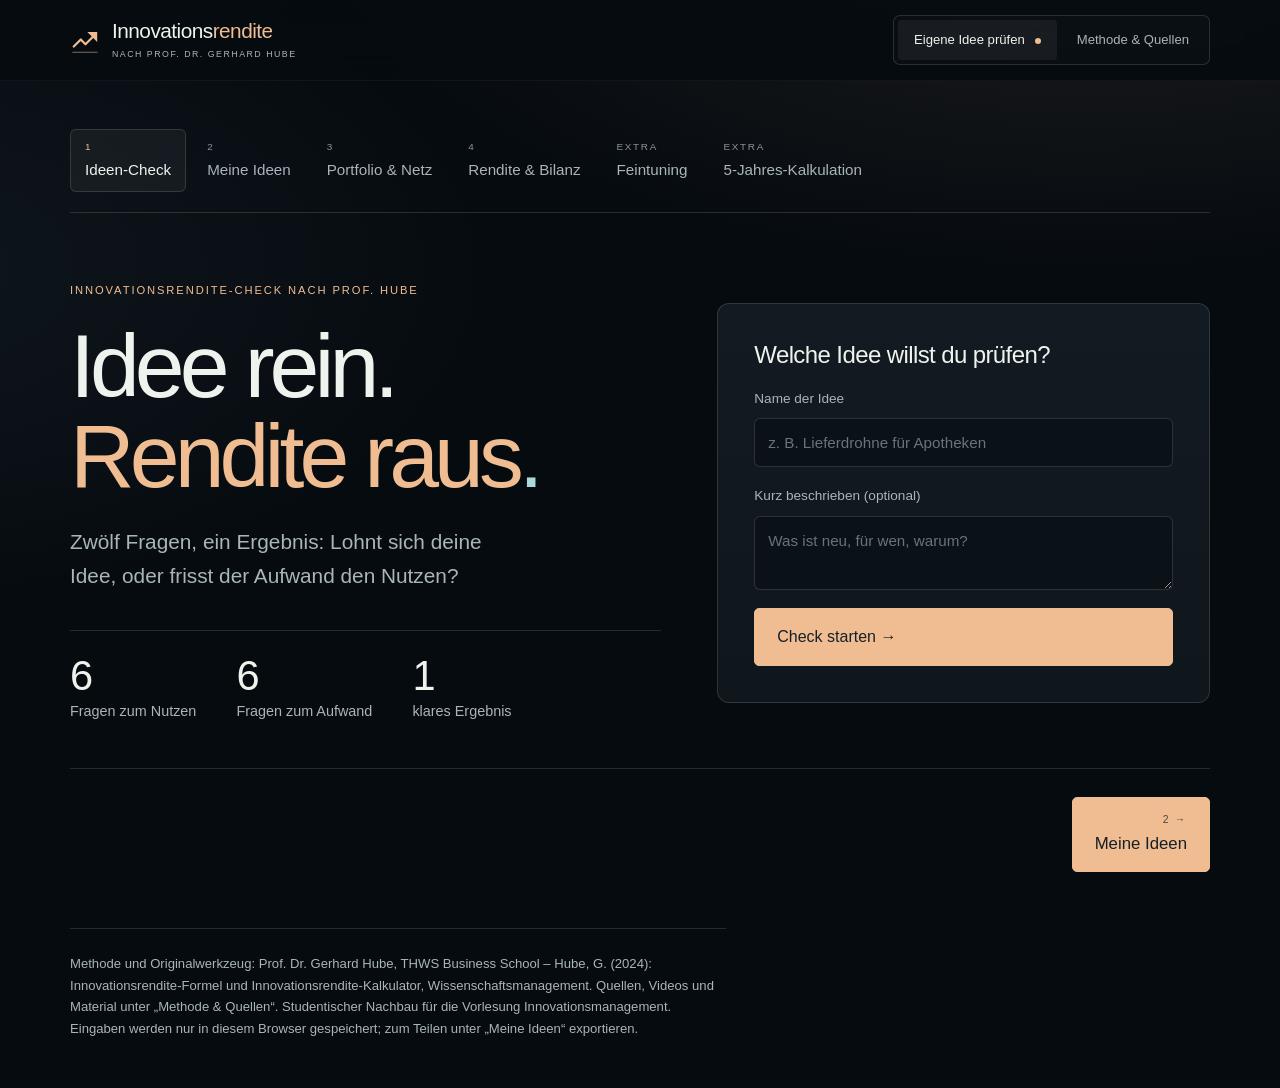
<file: index.html>
<!doctype html>
<html lang="de">
<head>
<meta charset="utf-8">
<meta name="viewport" content="width=device-width,initial-scale=1,viewport-fit=cover">
<meta name="theme-color" content="#060b10">
<meta name="description" content="Innovationsrendite-Rechner nach Prof. Dr. Gerhard Hube: eigene Ideen bewerten, vergleichen und im Aufwand/Nutzen-Portfolio einordnen.">
<title>Innovationsrendite-Rechner</title>
<meta name="claude:viewport-fit-sides" content="cover">
<!-- Stile in fester Reihenfolge (Kaskade): Variablen → Grundgerüst → Bereiche → Bewegung → Druck -->
<link rel="stylesheet" href="assets/css/tokens.css?v=bbaa1d8be1e4">
<link rel="stylesheet" href="assets/css/base.css?v=2350c9e4b5e3">
<link rel="stylesheet" href="assets/css/wizard.css?v=3c3508fbe126">
<link rel="stylesheet" href="assets/css/components.css?v=437be42f86c9">
<link rel="stylesheet" href="assets/css/calculator.css?v=8e1b48ec8f30">
<link rel="stylesheet" href="assets/css/charts.css?v=1baf1d0b0aa4">
<link rel="stylesheet" href="assets/css/features.css?v=be8a1fc27ee4">
<link rel="stylesheet" href="assets/css/method.css?v=27cddccd99cc">
<link rel="stylesheet" href="assets/css/motion.css?v=5330ad040573">
<link rel="stylesheet" href="assets/css/print.css?v=21ad5105ef5a">
</head>
<body>

<header class="top">
  <div class="wrap bar">
    <a class="brand" href="#idee" aria-label="Innovationsrendite – zum Ideen-Check" style="color:inherit;text-decoration:none">
      <svg viewBox="0 0 32 32" fill="none" aria-hidden="true"><path d="M3 29h26" stroke="currentColor" stroke-width="1.2" stroke-linecap="round" opacity=".55"/><path d="M4 23l7.5-7.5 5 5L25 12" stroke="currentColor" stroke-width="2.4" stroke-linecap="round" stroke-linejoin="round"/><path d="M18.5 7.5H29v10.5z" fill="currentColor"/></svg>
      <span><b>Innovations<i>rendite</i></b><small>nach Prof. Dr. Gerhard Hube</small></span>
    </a>
    <nav class="tabs" role="tablist" id="tabs" aria-label="Ansicht">
      <button role="tab" data-ctx="user">Eigene Idee prüfen</button>
      <button role="tab" data-ctx="method">Methode &amp; Quellen</button>
    </nav>
  </div>
</header>

<div class="wrap tool-anchor" id="werkzeug"><main id="view"></main>
<footer>Methode und Originalwerkzeug: Prof. Dr. Gerhard Hube, THWS Business School – Hube, G. (2024): Innovationsrendite-Formel und Innovationsrendite-Kalkulator, Wissenschaftsmanagement. Quellen, Videos und Material unter „Methode &amp; Quellen“. Studentischer Nachbau für die Vorlesung Innovationsmanagement. Eingaben werden nur in diesem Browser gespeichert; zum Teilen unter „Meine Ideen“ exportieren.</footer>
</div>
<div class="toast" id="toast" hidden></div>

<!-- Klassische Skripte ohne Build-Schritt (funktionieren auch per file://). Die Reihenfolge ist Teil der Logik:
     jede Datei nutzt nur, was davor geladen wurde; Details in AGENTS.md („Code-Architektur“). -->
<!-- Grundlagen: Kriterien, Rechenlogik, Formatierung -->
<script src="assets/js/core/criteria.js?v=48762d5917b5"></script>
<script src="assets/js/core/model.js?v=bd2de670301c"></script>
<script src="assets/js/core/format.js?v=3a37c6fb6ac2"></script>
<!-- Daten: Startwerte und gespeicherter Zustand -->
<script src="assets/js/store/seed.js?v=c0e40e62c751"></script>
<script src="assets/js/store/state.js?v=edb5e55cebe4"></script>
<!-- Bausteine der Oberfläche: Komponenten, Diagramme, Rechenweg -->
<script src="assets/js/ui/components.js?v=ef932084969d"></script>
<script src="assets/js/ui/charts.js?v=d045a6dcc76b"></script>
<script src="assets/js/ui/formulas.js?v=df64629cd979"></script>
<!-- Ansichten (erzeugen nur Markup) -->
<script src="assets/js/views/panels.js?v=1fc0a50af3db"></script>
<script src="assets/js/views/wizard.js?v=6b50b12921ac"></script>
<script src="assets/js/views/compare.js?v=8c20859a5c0b"></script>
<script src="assets/js/views/assess.js?v=580b147479a9"></script>
<script src="assets/js/views/fy.js?v=b04d42de754e"></script>
<script src="assets/js/views/method.js?v=2464f157a65d"></script>
<!-- Zusatzfunktionen: KI-Bewertung und PDF-Bericht -->
<script src="assets/js/features/ai.js?v=882ebf4b1ca0"></script>
<script src="assets/js/features/report.js?v=ee12e3789ad6"></script>
<!-- Anwendung: Navigation, Aktionen, Ereignisse, Start (main.js zuletzt) -->
<script src="assets/js/app/navigation.js?v=517749a1b161"></script>
<script src="assets/js/app/actions.js?v=aedb95deb76e"></script>
<script src="assets/js/app/events.js?v=ec7318c84883"></script>
<script src="assets/js/app/main.js?v=75102196d2d2"></script>
</body>
</html>
</file>
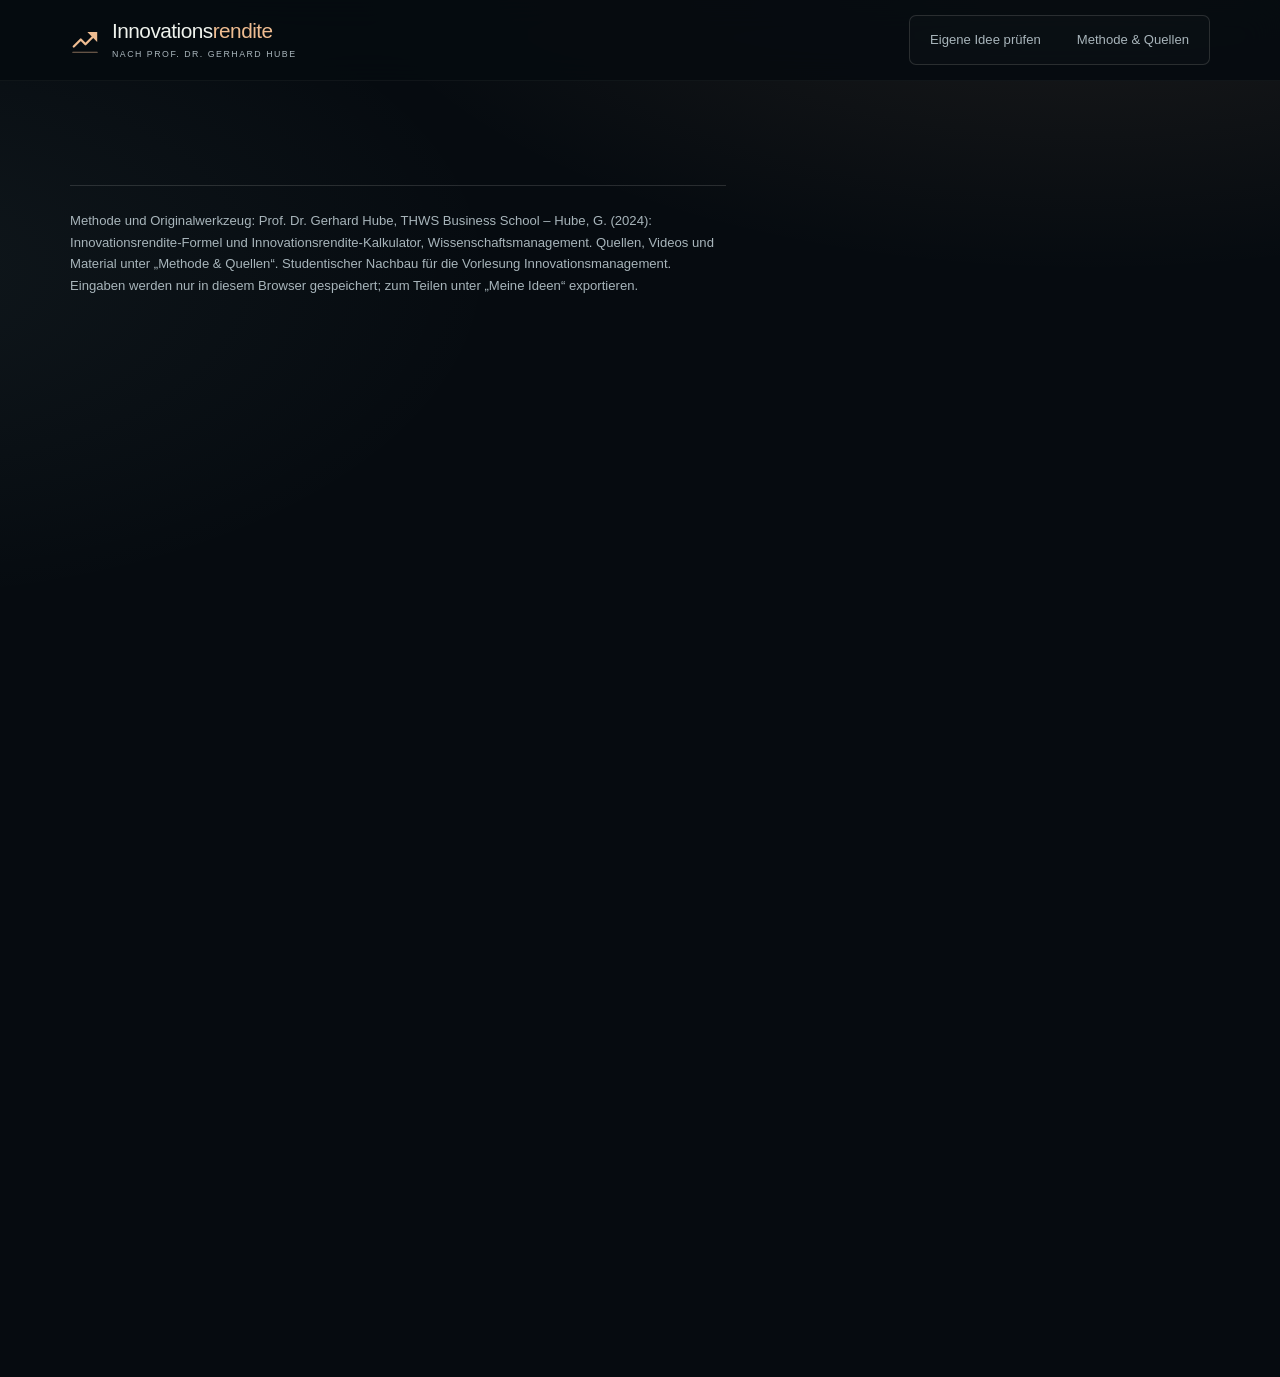
<file: teil6/index.html>
<!doctype html>
<html lang="de">
<head>
<meta charset="utf-8">
<meta http-equiv="refresh" content="0; url=../#idee">
<link rel="canonical" href="../">
<title>Innovationsrendite-Rechner</title>
</head>
<body><a href="../#idee">Zum Innovationsrendite-Rechner</a></body>
</html>
</file>
<file: assets/css/tokens.css>
/*
 * Gestaltungsgrundlagen: Farben, Schriften, Abstände als CSS-Variablen.
 * Palette des Pitches (dunkler Hintergrund #060b10, Kupfer- und Eis-Akzent). Alle anderen Dateien verwenden nur diese Variablen.
 * Teil der Website-Gestaltung nach DESIGN.md; Ladereihenfolge siehe index.html.
 */
:root {
  /* Palette des Pitches: ruhige dunkle Flächen, warmer Kupfer- und kühler Eis-Akzent */
  --bg: #060b10;
  --surface: #11181e;
  --surface-2: #18222a;
  --ink: #eff3ed;
  --muted: #a8b5bb;
  --line: rgba(241, 237, 232, 0.14);
  --line-strong: rgba(241, 237, 232, 0.28);
  --copper: #efbd91;
  --copper-hi: #f8cfac;
  --ice: #a9d9d9;
  --accent: var(--copper);
  --accent-ink: #172028;
  --gain: #a9d9d9;
  --gain-soft: rgba(169, 217, 217, 0.12);
  --cost: #efbd91;
  --cost-soft: rgba(239, 189, 145, 0.12);
  --warn: #e8cf8a;
  --warn-soft: rgba(232, 207, 138, 0.12);
  --bad: #f0a29a;
  --bad-soft: rgba(240, 162, 154, 0.12);
  --s1: #efbd91;
  --s2: #a9d9d9;
  --s3: #c7b8ee;
  --s4: #e8cf8a;
  --s5: #93b9e6;
  --s6: #e9a3b8;
  --shadow: none;
  --f-display: -apple-system, BlinkMacSystemFont, 'Segoe UI', Helvetica, Arial, sans-serif;
  --f-body: -apple-system, BlinkMacSystemFont, 'Segoe UI', Helvetica, Arial, sans-serif;
  --f-mono: ui-monospace, 'SFMono-Regular', 'Cascadia Mono', Menlo, Consolas, monospace;
  --gutter: clamp(24px, 5vw, 80px);
  --header-height: 80px;
  --r: 12px;
  --ease: cubic-bezier(0.16, 1, 0.3, 1);
  color-scheme: dark;
}
</file>
<file: assets/css/base.css>
/*
 * Grundgerüst: Seite, Typografie, Kopfzeile mit Logo und Reitern, Schrittleiste, Blätter-Knöpfe.
 * Teil der Website-Gestaltung nach DESIGN.md; Ladereihenfolge siehe index.html.
 */
:root {
  padding-top: env(safe-area-inset-top, 0px);
  padding-bottom: env(safe-area-inset-bottom, 0px);
}
body {
  margin: 0;
}
img {
  max-width: 100%;
}
[hidden] {
  display: none !important;
}
* {
  box-sizing: border-box;
}
html {
  font-size: 16px;
  scroll-padding-top: calc(var(--header-height) + 16px);
}
body {
  background: var(--bg);
  color: var(--ink);
  font-family: var(--f-body);
  font-size: 1rem;
  line-height: 1.65;
  -webkit-font-smoothing: antialiased;
  background-image:
    radial-gradient(1100px 520px at 85% -10%, rgba(239, 189, 145, 0.1), transparent 70%),
    radial-gradient(900px 480px at -10% 30%, rgba(169, 217, 217, 0.06), transparent 70%);
  background-attachment: fixed;
}
body::before {
  content: '';
  position: fixed;
  inset: 0 0 auto;
  height: env(safe-area-inset-top, 0px);
  z-index: 10;
  background: var(--bg);
}
::selection {
  background: #efbd9140;
  color: #fff;
}
.wrap {
  width: min(1140px, calc(100% - var(--gutter) * 2));
  margin-inline: auto;
  padding-left: env(safe-area-inset-left, 0px);
  padding-right: env(safe-area-inset-right, 0px);
}
h1,
h2,
h3,
h4 {
  font-family: var(--f-display);
  font-weight: 500;
  text-wrap: balance;
  margin: 0;
}
h1,
h2 {
  letter-spacing: -0.045em;
  line-height: 1.07;
}
h2 {
  font-size: clamp(1.9rem, 3.6vw, 2.6rem);
}
h3 {
  font-size: 1.45rem;
  line-height: 1.25;
  letter-spacing: -0.025em;
}
h2 em,
h3 em {
  font-style: normal;
  color: var(--copper);
}
p {
  margin: 0;
}
strong,
b {
  font-weight: 600;
}
.muted {
  color: var(--muted);
}
.mono,
.num {
  font-family: var(--f-mono);
  font-variant-numeric: tabular-nums;
}
.eyebrow {
  font-size: 0.7rem;
  font-weight: 500;
  letter-spacing: 0.17em;
  text-transform: uppercase;
  color: var(--copper);
}
a {
  color: var(--ice);
  text-underline-offset: 3px;
  text-decoration-color: rgba(169, 217, 217, 0.4);
}
a:hover {
  color: var(--copper);
  text-decoration-color: currentColor;
}
button,
input,
select,
textarea {
  font: inherit;
  color: inherit;
}
:focus-visible {
  outline: 2px solid var(--ice);
  outline-offset: 4px;
}

/* Kopfzeile wie der Pitch: Marke links, Ansichten-Umschalter rechts, abgedunkelte Glasfläche */
header.top {
  position: sticky;
  top: env(safe-area-inset-top, 0px);
  z-index: 9;
  background: #060b10e8;
  border-bottom: 1px solid #ffffff0b;
  -webkit-backdrop-filter: blur(16px);
  backdrop-filter: blur(16px);
}
.bar {
  display: flex;
  align-items: center;
  justify-content: space-between;
  gap: 12px 28px;
  flex-wrap: wrap;
  min-height: var(--header-height);
  padding-block: 12px;
}
.brand {
  display: inline-flex;
  align-items: center;
  gap: 12px;
}
.brand svg {
  width: 30px;
  height: 30px;
  color: var(--copper);
  flex: none;
  overflow: visible;
}
.brand > span {
  display: grid;
  font-size: 1.3rem;
  line-height: 1.1;
  letter-spacing: -0.025em;
}
.brand b {
  font-weight: 500;
}
.brand b i {
  font-style: normal;
  color: var(--copper);
}
.brand small {
  display: block;
  margin-top: 7px;
  font-size: 0.55rem;
  letter-spacing: 0.17em;
  text-transform: uppercase;
  color: var(--muted);
}
nav.tabs {
  display: flex;
  gap: 4px;
  padding: 4px;
  background: #ffffff04;
  border: 1px solid var(--line);
  border-radius: 7px;
  flex-wrap: wrap;
}
nav.tabs button {
  background: transparent;
  border: 0;
  color: var(--muted);
  border-radius: 4px;
  padding: 9px 16px;
  min-height: 40px;
  cursor: pointer;
  font-weight: 500;
  font-size: 0.82rem;
  white-space: nowrap;
}
nav.tabs button:hover {
  color: var(--ink);
}
nav.tabs button[aria-selected='true'] {
  color: var(--ink);
  background: #ffffff0f;
}
nav.tabs button[aria-selected='true']::after {
  content: '';
  display: inline-block;
  width: 6px;
  height: 6px;
  margin-left: 10px;
  border-radius: 50%;
  background: var(--copper);
  vertical-align: middle;
}
main {
  padding-block: 48px 56px;
  display: grid;
  gap: 36px;
}

/* Schrittnavigation */
.subnav {
  display: flex;
  gap: 6px;
  flex-wrap: wrap;
  padding-bottom: 20px;
  border-bottom: 1px solid var(--line);
}
.subnav button {
  border: 1px solid transparent;
  background: transparent;
  border-radius: 6px;
  padding: 9px 14px;
  cursor: pointer;
  text-align: left;
  display: grid;
  gap: 2px;
  min-width: 0;
  color: var(--muted);
}
.subnav button .n {
  font-size: 0.62rem;
  font-weight: 500;
  letter-spacing: 0.17em;
  text-transform: uppercase;
  color: var(--muted);
  opacity: 0.8;
}
.subnav button .t {
  font-weight: 500;
  font-size: 0.95rem;
}
.subnav button:hover {
  color: var(--ink);
  background: #ffffff06;
}
.subnav button[aria-current='step'] {
  background: #ffffff0c;
  border-color: var(--line);
  color: var(--ink);
}
.subnav button[aria-current='step'] .n {
  color: var(--copper);
  opacity: 1;
}
.intro {
  display: grid;
  gap: 12px;
  max-width: 64ch;
}
.intro h2 {
  font-size: clamp(2.2rem, 4.5vw, 3.6rem) !important;
}
.intro p {
  color: var(--muted);
  font-size: clamp(1.05rem, 1.5vw, 1.25rem);
}
.pager {
  display: flex;
  justify-content: space-between;
  gap: 12px;
  flex-wrap: wrap;
  border-top: 1px solid var(--line);
  padding-top: 28px;
}
.pager button {
  border: 1px solid var(--line);
  background: transparent;
  border-radius: 5px;
  padding: 13px 22px;
  cursor: pointer;
  display: grid;
  gap: 2px;
  text-align: left;
  min-width: 0;
  transition:
    border-color 0.2s,
    background 0.2s,
    transform 0.2s;
}
.pager button:hover {
  border-color: var(--copper);
}
.pager button.next {
  text-align: right;
  margin-left: auto;
  background: var(--copper);
  color: var(--accent-ink);
  border-color: var(--copper);
}
.pager button.next:hover {
  background: var(--copper-hi);
  transform: translateY(-2px);
}
.pager .n {
  font-size: 0.65rem;
  letter-spacing: 0.17em;
  text-transform: uppercase;
  opacity: 0.75;
}
.pager .t {
  font-weight: 500;
  font-size: 1.05rem;
}
</file>
<file: assets/css/wizard.css>
/*
 * Ideen-Check: Startbereich, Fortschritt, Fragen mit Antwortknöpfen und Ergebnisseite.
 * Teil der Website-Gestaltung nach DESIGN.md; Ladereihenfolge siehe index.html.
 */
/* Einstieg und Ideen-Check */
.hero {
  display: grid;
  grid-template-columns: minmax(0, 1.2fr) minmax(0, 1fr);
  gap: 56px;
  align-items: center;
  padding-block: 32px 8px;
}
@media (max-width: 900px) {
  .hero {
    grid-template-columns: minmax(0, 1fr);
    gap: 32px;
  }
}
.hero .eyebrow {
  margin-bottom: 22px;
}
.hero h2.claim {
  font-size: clamp(3rem, 7.5vw, 5.6rem);
  font-weight: 500;
  line-height: 1;
  letter-spacing: -0.055em;
}
.hero h2.claim span {
  display: block;
  color: var(--copper);
}
.hero h2.claim em {
  font-style: normal;
  color: var(--ice);
}
.hero .lead {
  font-size: clamp(1.1rem, 1.65vw, 1.3rem);
  color: var(--muted);
  max-width: 40ch;
  margin-top: 24px;
}
.howto {
  display: flex;
  gap: 40px;
  flex-wrap: wrap;
  margin-top: 36px;
  padding-top: 24px;
  border-top: 1px solid var(--line);
}
.howto div {
  display: grid;
  gap: 4px;
}
.howto b {
  font-size: 2.6rem;
  line-height: 1;
  font-weight: 400;
  letter-spacing: -0.04em;
}
.howto span {
  color: var(--muted);
  font-size: 0.9rem;
}
.startcard {
  display: grid;
  gap: 18px;
}
.startcard h3 {
  font-size: 1.5rem;
}
.startcard .btn.primary {
  padding: 15px 22px;
  font-size: 1rem;
  justify-content: space-between;
}
.wiz {
  max-width: 860px;
  width: 100%;
  margin: 0 auto;
  display: grid;
  gap: 26px;
}
.prog {
  display: grid;
  grid-template-columns: repeat(12, 1fr);
  gap: 4px;
}
.prog button {
  height: 6px;
  border: 0;
  border-radius: 3px;
  background: #ffffff14;
  cursor: pointer;
  padding: 0;
}
.prog button.g.done {
  background: var(--gain);
}
.prog button.c.done {
  background: var(--cost);
}
.prog button.here {
  outline: 1px solid var(--ink);
  outline-offset: 3px;
}
.wiz h2.q {
  font-size: clamp(2rem, 4.5vw, 3.2rem);
  line-height: 1.08;
}
.wiz .qdesc {
  font-size: 1.1rem;
  color: var(--muted);
}
.opts {
  display: grid;
  grid-template-columns: repeat(6, minmax(0, 1fr));
  gap: 10px;
}
@media (max-width: 700px) {
  .opts {
    grid-template-columns: repeat(3, minmax(0, 1fr));
  }
}
.opt {
  border: 1px solid var(--line);
  background: var(--surface);
  border-radius: 10px;
  padding: 22px 8px 16px;
  cursor: pointer;
  display: grid;
  gap: 8px;
  justify-items: center;
  text-align: center;
  min-width: 0;
}
.opt .d {
  font-weight: 400;
  font-size: 2.6rem;
  line-height: 1;
  letter-spacing: -0.04em;
}
.opt .l {
  font-size: 0.85rem;
  color: var(--muted);
  line-height: 1.25;
}
.opt:hover {
  border-color: var(--line-strong);
  background: var(--surface-2);
}
.opt[aria-pressed='true'].g {
  background: var(--gain);
  border-color: var(--gain);
  color: var(--accent-ink);
}
.opt[aria-pressed='true'].c {
  background: var(--cost);
  border-color: var(--cost);
  color: var(--accent-ink);
}
.opt[aria-pressed='true'] .l {
  color: inherit;
}
.wiznav {
  display: flex;
  justify-content: space-between;
  gap: 12px;
  flex-wrap: wrap;
  align-items: center;
}
.wiznav .btn {
  padding: 13px 22px;
}
.kbd {
  font-family: var(--f-mono);
  font-size: 0.8rem;
  color: var(--muted);
}
.res-hero {
  display: grid;
  grid-template-columns: auto minmax(0, 1fr);
  gap: 40px;
  align-items: center;
}
@media (max-width: 700px) {
  .res-hero {
    grid-template-columns: minmax(0, 1fr);
  }
}
.giant {
  font-weight: 400;
  font-size: clamp(4.5rem, 12vw, 8rem);
  line-height: 0.9;
  letter-spacing: -0.06em;
  font-variant-numeric: tabular-nums;
}
.giant.ok {
  color: var(--gain);
}
.giant.mid {
  color: var(--warn);
}
.giant.bad {
  color: var(--bad);
}
.verdict-line {
  font-size: 1.15rem;
  color: var(--muted);
}
.verdict-line b {
  color: var(--ink);
}
.sw {
  display: grid;
  grid-template-columns: repeat(auto-fit, minmax(min(100%, 300px), 1fr));
  gap: 24px;
}
.sw ul {
  margin: 8px 0 0;
  padding-left: 20px;
  display: grid;
  gap: 6px;
  color: var(--muted);
}
</file>
<file: assets/css/components.css>
/*
 * Allgemeine Bausteine: Panels, Knöpfe, Chips, Tabellen, Hinweise und Kennzahl-Kacheln.
 * Teil der Website-Gestaltung nach DESIGN.md; Ladereihenfolge siehe index.html.
 */
/* Allgemeine Bausteine */
.panel {
  background: linear-gradient(180deg, #131b22, #0f161c);
  border: 1px solid var(--line);
  border-radius: var(--r);
  padding: clamp(22px, 3vw, 36px);
  min-width: 0;
}
.panel > header {
  display: flex;
  justify-content: space-between;
  align-items: baseline;
  gap: 12px;
  flex-wrap: wrap;
  margin-bottom: 22px;
  padding-bottom: 16px;
  border-bottom: 1px solid var(--line);
}
.panel > header h2 {
  font-size: clamp(1.35rem, 2.4vw, 1.75rem);
  letter-spacing: -0.03em;
}
.panel > header .muted {
  font-size: 0.85rem;
}
.grid2 {
  display: grid;
  grid-template-columns: repeat(auto-fit, minmax(min(100%, 500px), 1fr));
  gap: 24px;
}
.btn {
  display: inline-flex;
  align-items: center;
  gap: 14px;
  border: 1px solid var(--line);
  background: transparent;
  border-radius: 5px;
  padding: 10px 18px;
  min-height: 44px;
  cursor: pointer;
  font-weight: 500;
  font-size: 0.92rem;
  color: var(--ink);
  transition:
    background 0.2s,
    border-color 0.2s,
    transform 0.2s;
}
.btn:hover {
  border-color: var(--copper);
}
.btn.primary {
  background: var(--copper);
  color: var(--accent-ink);
  border-color: var(--copper);
}
.btn.primary:hover {
  background: var(--copper-hi);
  transform: translateY(-2px);
}
.btn.danger {
  color: var(--bad);
}
.btn.danger:hover {
  border-color: var(--bad);
}
.btn.small {
  padding: 7px 13px;
  min-height: 36px;
  font-size: 0.85rem;
}
.btn:disabled {
  opacity: 0.4;
  cursor: not-allowed;
  transform: none;
}
label.btn {
  display: inline-flex;
}
.row {
  display: flex;
  gap: 10px;
  flex-wrap: wrap;
  align-items: center;
}
.chip {
  display: inline-flex;
  align-items: center;
  gap: 6px;
  font-size: 0.82rem;
  font-weight: 500;
  padding: 4px 12px;
  border-radius: 99px;
  white-space: nowrap;
  border: 1px solid currentColor;
}
.chip.big {
  font-size: 0.95rem;
  padding: 6px 16px;
}
.chip.ok {
  background: var(--gain-soft);
  color: var(--gain);
}
.chip.mid {
  background: var(--warn-soft);
  color: var(--warn);
}
.chip.bad {
  background: var(--bad-soft);
  color: var(--bad);
}
.chip.neutral {
  background: var(--surface-2);
  color: var(--muted);
  border-color: var(--line);
}
.dot {
  width: 12px;
  height: 12px;
  border-radius: 50%;
  display: inline-block;
  flex: none;
}
.tablewrap {
  overflow-x: auto;
}
table {
  border-collapse: collapse;
  width: 100%;
  font-size: 0.95rem;
}
th,
td {
  text-align: left;
  padding: 13px 12px;
  border-bottom: 1px solid var(--line);
  vertical-align: middle;
}
th {
  font-size: 0.65rem;
  letter-spacing: 0.17em;
  text-transform: uppercase;
  color: var(--muted);
  font-weight: 500;
}
td.r,
th.r {
  text-align: right;
}
tr.clickable {
  cursor: pointer;
}
tr.clickable:hover td {
  background: #ffffff06;
}
.notice {
  border-left: 2px solid var(--warn);
  background: var(--warn-soft);
  padding: 14px 18px;
  border-radius: 0 8px 8px 0;
}
.notice.info {
  border-color: var(--ice);
  background: var(--gain-soft);
}

/* Kennzahlen */
.tiles {
  display: grid;
  grid-template-columns: repeat(auto-fit, minmax(min(100%, 230px), 1fr));
  gap: 1px;
  background: var(--line);
  border: 1px solid var(--line);
  border-radius: var(--r);
  overflow: hidden;
}
.tile {
  background: var(--bg);
  padding: 26px;
  display: grid;
  gap: 8px;
  min-width: 0;
}
.tile .v {
  font-size: 2.6rem;
  font-weight: 400;
  line-height: 1;
  letter-spacing: -0.05em;
  font-variant-numeric: tabular-nums;
}
.tile .v.gain {
  color: var(--gain);
}
.tile .v.cost {
  color: var(--cost);
}
.tile .v.acc {
  color: var(--copper);
}
.tile .s {
  color: var(--muted);
  font-size: 0.9rem;
}
</file>
<file: assets/css/calculator.css>
/*
 * Rechner-Ansichten: Aufwand/Nutzen-Portfolio, Feintuning, Lesemodus und 5-Jahres-Kalkulation.
 * Teil der Website-Gestaltung nach DESIGN.md; Ladereihenfolge siehe index.html.
 */
/* Portfolio */
.pf {
  display: grid;
  grid-template-columns: auto repeat(3, minmax(0, 1fr));
  grid-template-rows: repeat(3, minmax(130px, auto)) auto;
  gap: 6px;
}
.pf .ylab,
.pf .xlab {
  font-size: 0.62rem;
  letter-spacing: 0.17em;
  text-transform: uppercase;
  color: var(--muted);
  display: flex;
  align-items: center;
  justify-content: center;
  text-align: center;
  padding: 6px;
}
.pf .ylab {
  writing-mode: vertical-rl;
  transform: rotate(180deg);
}
.pf .cell {
  border-radius: 8px;
  padding: 14px;
  display: flex;
  flex-direction: column;
  gap: 10px;
  min-width: 0;
  border: 1px solid var(--line);
}
.pf .cell .lbl {
  font-weight: 500;
  font-size: 0.92rem;
}
.pf .cell.g {
  background: var(--gain-soft);
}
.pf .cell.g .lbl {
  color: var(--gain);
}
.pf .cell.y {
  background: var(--warn-soft);
}
.pf .cell.y .lbl {
  color: var(--warn);
}
.pf .cell.r {
  background: var(--bad-soft);
}
.pf .cell.r .lbl {
  color: var(--bad);
}
.pf .item {
  display: flex;
  gap: 8px;
  align-items: center;
  font-size: 0.95rem;
  line-height: 1.25;
  cursor: pointer;
  background: none;
  border: 0;
  padding: 0;
  text-align: left;
  font-weight: 500;
  color: var(--ink);
}
.pf .item:hover {
  color: var(--copper);
}
.axis-note {
  display: flex;
  justify-content: space-between;
  font-size: 0.62rem;
  letter-spacing: 0.17em;
  text-transform: uppercase;
  color: var(--muted);
  margin-top: 12px;
}
@media (max-width: 640px) {
  .pf {
    grid-template-rows: repeat(3, minmax(110px, auto)) auto;
  }
  .pf .cell {
    padding: 10px;
  }
  .pf .cell .lbl,
  .pf .item {
    font-size: 0.85rem;
  }
}

/* Bewertung bearbeiten */
.layout-edit {
  display: grid;
  grid-template-columns: minmax(0, 1fr) 360px;
  gap: 24px;
  align-items: start;
}
@media (max-width: 1000px) {
  .layout-edit {
    grid-template-columns: minmax(0, 1fr);
  }
}
.sticky {
  position: sticky;
  top: calc(env(safe-area-inset-top, 0px) + var(--header-height) + 20px);
}
@media (max-width: 1000px) {
  .sticky {
    position: static;
  }
}
.picker {
  display: flex;
  gap: 8px;
  flex-wrap: wrap;
}
.picker button {
  border: 1px solid var(--line);
  background: transparent;
  border-radius: 99px;
  padding: 9px 18px 9px 14px;
  cursor: pointer;
  font-size: 0.92rem;
  font-weight: 500;
  display: inline-flex;
  gap: 10px;
  align-items: center;
  color: var(--muted);
}
.picker button:hover {
  color: var(--ink);
  border-color: var(--line-strong);
}
.picker button[aria-pressed='true'] {
  border-color: var(--copper);
  background: #efbd9112;
  color: var(--ink);
}
.fields {
  display: grid;
  grid-template-columns: repeat(auto-fit, minmax(min(100%, 260px), 1fr));
  gap: 16px;
}
label.f {
  display: grid;
  gap: 8px;
  font-size: 0.85rem;
  color: var(--muted);
  font-weight: 500;
}
label.f input,
label.f select,
label.f textarea,
.in {
  border: 1px solid var(--line);
  background: #0a1117;
  border-radius: 6px;
  padding: 11px 13px;
  color: var(--ink);
  font-size: 0.95rem;
  width: 100%;
  min-width: 0;
}
label.f input:focus,
label.f select:focus,
.in:focus {
  border-color: var(--ice);
  outline: none;
}
::placeholder {
  color: #a8b5bb99;
}
textarea.in {
  resize: vertical;
  min-height: 48px;
}
.block-title {
  display: flex;
  justify-content: space-between;
  align-items: baseline;
  gap: 12px;
  flex-wrap: wrap;
  padding-bottom: 12px;
  border-bottom: 2px solid currentColor;
  margin-bottom: 6px;
}
.block-title.gain {
  color: var(--gain);
}
.block-title.cost {
  color: var(--cost);
}
.block-title h3 {
  color: var(--ink);
  font-size: 1.45rem;
}
.crit {
  display: grid;
  grid-template-columns: minmax(0, 1fr) auto;
  gap: 10px 20px;
  padding: 20px 0;
  border-bottom: 1px solid var(--line);
}
.crit .name {
  font-weight: 500;
  font-size: 1.05rem;
}
.crit .desc {
  color: var(--muted);
  grid-column: 1/-1;
  margin-top: -4px;
  font-size: 0.92rem;
}
.crit .why {
  grid-column: 1/-1;
}
.crit .meta {
  font-family: var(--f-mono);
  font-size: 0.82rem;
  color: var(--muted);
  text-align: right;
  white-space: nowrap;
}
.seg {
  display: inline-flex;
  border: 1px solid var(--line);
  border-radius: 6px;
  overflow: hidden;
}
.seg button {
  width: 44px;
  height: 42px;
  border: 0;
  border-right: 1px solid var(--line);
  background: transparent;
  cursor: pointer;
  font-family: var(--f-mono);
  font-size: 1rem;
  color: var(--muted);
}
.seg button:hover {
  background: #ffffff08;
  color: var(--ink);
}
.seg button:last-child {
  border-right: 0;
}
.seg button[aria-pressed='true'] {
  background: var(--ink);
  color: var(--accent-ink);
  font-weight: 600;
}
.seg.gain button[aria-pressed='true'] {
  background: var(--gain);
  color: var(--accent-ink);
}
.seg.cost button[aria-pressed='true'] {
  background: var(--cost);
  color: var(--accent-ink);
}
.seg button:disabled {
  cursor: not-allowed;
  opacity: 0.5;
}
.linked {
  font-size: 0.85rem;
  color: var(--ice);
  font-weight: 500;
}
.result-card {
  display: grid;
  gap: 18px;
}
.bar2 {
  display: grid;
  gap: 8px;
}
.bar2 .t {
  display: flex;
  justify-content: space-between;
  font-size: 0.95rem;
  color: var(--muted);
}
.bar2 .track {
  height: 6px;
  background: #ffffff12;
  border-radius: 3px;
  overflow: hidden;
}
.bar2 .fill {
  height: 100%;
  border-radius: 3px;
}

/* Lesemodus */
.rrow {
  display: grid;
  grid-template-columns: 64px minmax(0, 1fr);
  gap: 18px;
  padding: 22px 0;
  border-bottom: 1px solid var(--line);
  align-items: start;
}
.rrow:last-child {
  border-bottom: 0;
}
.score {
  width: 60px;
  height: 60px;
  border-radius: 50%;
  display: grid;
  place-items: center;
  font-weight: 400;
  font-size: 1.8rem;
  border: 1px solid currentColor;
}
.score.g {
  background: var(--gain-soft);
  color: var(--gain);
}
.score.c {
  background: var(--cost-soft);
  color: var(--cost);
}
.rrow h4 {
  margin: 0 0 4px;
  font-size: 1.05rem;
}
.rrow .w {
  font-family: var(--f-mono);
  font-size: 0.8rem;
  color: var(--muted);
}
.rrow p {
  margin-top: 6px;
  color: var(--muted);
}

/* 5-Jahres-Kalkulation */
table.fy td,
table.fy th {
  white-space: nowrap;
}
table.fy input.in {
  width: 108px;
  text-align: right;
  font-family: var(--f-mono);
  padding: 8px 10px;
}
table.fy input.in.wide {
  width: 230px;
  text-align: left;
  font-family: var(--f-body);
}
table.fy tr.sum td {
  font-weight: 600;
  background: #ffffff06;
}
.calc {
  font-family: var(--f-mono);
  text-align: right;
}
.scale {
  display: grid;
  grid-template-columns: repeat(6, minmax(0, 1fr));
  gap: 4px;
  margin-top: 10px;
}
.scale span {
  text-align: center;
  font-family: var(--f-mono);
  font-size: 0.78rem;
  padding: 8px 2px;
  background: #ffffff08;
  color: var(--muted);
  border-radius: 4px;
}
.scale span.on {
  background: var(--copper);
  color: var(--accent-ink);
  font-weight: 600;
}
.notes {
  display: grid;
  gap: 18px;
}
ol.src {
  margin: 0;
  padding-left: 24px;
  display: grid;
  gap: 10px;
  word-break: break-word;
  color: var(--muted);
}
ol.src li::marker {
  color: var(--copper);
  font-family: var(--f-mono);
  font-size: 0.85em;
}
</file>
<file: assets/css/charts.css>
/*
 * Diagramme (SVG) und Legende.
 * Teil der Website-Gestaltung nach DESIGN.md; Ladereihenfolge siehe index.html.
 */
/* Diagramme */
svg {
  display: block;
}
svg text {
  fill: var(--muted);
  font-family: var(--f-mono);
  font-size: 13px;
}
svg .lab {
  fill: var(--ink);
  font-family: var(--f-body);
  font-size: 15px;
  font-weight: 500;
}
.chartbox {
  max-width: 820px;
  margin: 0 auto;
  width: 100%;
}
.legend {
  display: flex;
  gap: 18px;
  flex-wrap: wrap;
  margin-top: 16px;
  justify-content: center;
}
.legend span {
  display: inline-flex;
  gap: 8px;
  align-items: center;
  font-weight: 500;
  font-size: 0.9rem;
  color: var(--muted);
}
.toast {
  position: fixed;
  bottom: calc(20px + env(safe-area-inset-bottom, 0px));
  right: max(20px, env(safe-area-inset-right, 0px));
  background: var(--ink);
  color: var(--accent-ink);
  padding: 13px 18px;
  border-radius: 6px;
  z-index: 20;
  font-size: 0.9rem;
}
</file>
<file: assets/css/features.css>
/*
 * Rechenweg („So wurde gerechnet“), Bezugszeile im Ideen-Check und KI-Bewertung.
 * Teil der Website-Gestaltung nach DESIGN.md; Ladereihenfolge siehe index.html.
 */
/* Rechenweg / Formeln */
.fx {
  display: grid;
  border: 1px solid var(--line);
  border-radius: 10px;
  overflow: hidden;
}
.fx-row {
  display: grid;
  grid-template-columns: 200px minmax(0, 1fr);
  gap: 4px 20px;
  padding: 12px 16px;
  border-bottom: 1px solid var(--line);
  align-items: baseline;
}
.fx-row:last-child {
  border-bottom: 0;
}
.fx-row:nth-child(odd) {
  background: #ffffff04;
}
.fx-l {
  font-size: 0.65rem;
  letter-spacing: 0.17em;
  text-transform: uppercase;
  color: var(--copper);
  font-weight: 500;
}
.fx-f {
  font-family: var(--f-mono);
  font-size: 0.88rem;
  color: var(--ink);
  font-variant-numeric: tabular-nums;
  overflow-wrap: anywhere;
}
.fx-f b {
  color: var(--copper);
  font-weight: 600;
}
.fx-n {
  grid-column: 2;
  font-size: 0.8rem;
  color: var(--muted);
}
@media (max-width: 640px) {
  .fx-row {
    grid-template-columns: 1fr;
  }
  .fx-n {
    grid-column: 1;
  }
}

/* Bezugszeile im Ideen-Check */
.ref-line {
  font-size: 0.92rem;
  color: var(--muted);
}
.ref-line b {
  color: var(--ink);
  font-weight: 500;
}
.linkbtn {
  background: none;
  border: 0;
  padding: 0;
  color: var(--ice);
  cursor: pointer;
  text-decoration: underline;
  text-decoration-color: rgba(169, 217, 217, 0.4);
  text-underline-offset: 3px;
}
.linkbtn:hover {
  color: var(--copper);
}

/* KI-Bewertung */
.panel.ai {
  border-color: rgba(169, 217, 217, 0.28);
  background: linear-gradient(180deg, #121d22, #0f171c);
}
.panel.ai h2 em {
  color: var(--ice);
  font-style: normal;
}
.ai-start {
  display: grid;
  gap: 16px;
  max-width: 72ch;
}
.ai-start > p:first-child {
  font-size: 1.05rem;
}
.fine {
  font-size: 0.8rem;
  color: var(--muted);
  line-height: 1.6;
  margin-top: 14px;
  max-width: 80ch;
}
.ai-summary {
  font-size: 1.1rem;
  color: var(--ink);
  margin-bottom: 18px;
  max-width: 70ch;
  padding-left: 16px;
  border-left: 2px solid var(--ice);
}
table.cmp td {
  vertical-align: top;
}
table.cmp td:first-child {
  min-width: 200px;
  font-weight: 500;
}
table.cmp .why-ai {
  color: var(--muted);
  font-size: 0.88rem;
  min-width: 280px;
}
table.cmp tr.grp td {
  font-size: 0.62rem;
  letter-spacing: 0.17em;
  text-transform: uppercase;
  color: var(--copper);
  padding-top: 20px;
  font-weight: 500;
}
.spin {
  width: 14px;
  height: 14px;
  border-radius: 50%;
  border: 2px solid currentColor;
  border-right-color: transparent;
  display: inline-block;
  animation: spin 0.8s linear infinite;
}
@keyframes spin {
  to {
    transform: rotate(360deg);
  }
}
@media (prefers-reduced-motion: reduce) {
  .spin {
    animation-duration: 2.4s;
  }
}
</file>
<file: assets/css/method.css>
/*
 * Reiter „Methode & Quellen“ und Fußzeile.
 * Teil der Website-Gestaltung nach DESIGN.md; Ladereihenfolge siehe index.html.
 */
/* Methode & Quellen */
.method {
  gap: 20px;
}
.method h2 {
  font-size: clamp(1.9rem, 3.6vw, 2.6rem);
}
.method h3 {
  margin-top: 12px;
  padding-top: 20px;
  border-top: 1px solid var(--line);
}
.method p,
.method ul {
  max-width: 70ch;
}
.method > p {
  color: var(--muted);
}
.method ul {
  margin: 0;
  padding-left: 22px;
  display: grid;
  gap: 8px;
  color: var(--muted);
}
.method ul b {
  color: var(--ink);
}
footer {
  color: var(--muted);
  padding-block: 24px 48px;
  font-size: 0.82rem;
  max-width: 90ch;
  border-top: 1px solid var(--line);
}
</file>
<file: assets/css/motion.css>
/*
 * Bewegung: Übergänge nur ohne „reduzierte Bewegung“. Muss nach den übrigen Bildschirm-Stilen geladen werden.
 * Teil der Website-Gestaltung nach DESIGN.md; Ladereihenfolge siehe index.html.
 */
@media (prefers-reduced-motion: no-preference) {
  .bar2 .fill {
    transition: width 0.3s var(--ease);
  }
  .opt,
  .btn,
  .subnav button,
  .picker button {
    transition:
      border-color 0.15s,
      background-color 0.15s,
      color 0.15s,
      transform 0.2s;
  }
}
@media (prefers-reduced-motion: reduce) {
  * {
    scroll-behavior: auto !important;
  }
  .btn.primary:hover,
  .pager button.next:hover {
    transform: none;
  }
}
</file>
<file: assets/css/print.css>
/*
 * PDF-Bericht (#report): nur im Druck sichtbar.
 * A4-Seiten im dunklen Stil der Website; Farben per print-color-adjust erzwungen, auch ohne Option „Hintergrundgrafiken“.
 * Teil der Website-Gestaltung nach DESIGN.md; Ladereihenfolge siehe index.html.
 */
/* PDF-Bericht: nur im Druck sichtbar, gleiche Palette und Schrift wie die Website */
#report {
  display: none;
}
@media print {
  @page {
    size: A4;
    margin: 12mm 13mm 12mm;
    background: #060b10;
  }
  * {
    -webkit-print-color-adjust: exact !important;
    print-color-adjust: exact !important;
  }
  html,
  body {
    background: #060b10 !important;
    background-image: none !important;
  }
  html {
    font-size: 10.5px;
  }
  body::before {
    display: none;
  }
  body > *:not(#report) {
    display: none !important;
  }
  #report {
    display: block;
    color: var(--ink);
    padding: 0;
  }
  #report .rp-break {
    break-before: page;
  }
  #report .rp-keep,
  #report .rp-tiles,
  #report tr,
  #report .rp-hero {
    break-inside: avoid;
  }
  #report h1,
  #report h2,
  #report h3 {
    break-after: avoid;
  }
  .rp-head {
    display: flex;
    justify-content: space-between;
    align-items: center;
    padding-bottom: 3.5mm;
    margin-bottom: 6mm;
    border-bottom: 1px solid var(--line);
  }
  .rp-brand {
    display: inline-flex;
    align-items: center;
    gap: 10px;
    color: var(--copper);
  }
  .rp-brand svg {
    width: 22px;
    height: 22px;
  }
  .rp-brand > span {
    display: grid;
    color: var(--ink);
    font-size: 1.25rem;
    line-height: 1.1;
    letter-spacing: -0.02em;
  }
  .rp-brand b {
    font-weight: 500;
  }
  .rp-brand b i {
    font-style: normal;
    color: var(--copper);
  }
  .rp-brand small {
    font-size: 0.55rem;
    letter-spacing: 0.17em;
    text-transform: uppercase;
    color: var(--muted);
    margin-top: 4px;
  }
  .rp-meta {
    font-size: 0.72rem;
    color: var(--muted);
    text-align: right;
    line-height: 1.5;
  }
  .rp-block {
    margin-bottom: 7mm;
  }
  .rp-block > .eyebrow {
    display: block;
    margin-bottom: 6px;
  }
  #report h1 {
    font-size: 2.6rem;
    letter-spacing: -0.045em;
    line-height: 1.08;
  }
  #report h2 {
    font-size: 1.65rem;
    letter-spacing: -0.03em;
    margin-bottom: 4mm;
  }
  #report h3 {
    font-size: 1.15rem;
    margin: 5mm 0 2mm;
  }
  .rp-hero {
    display: grid;
    grid-template-columns: auto minmax(0, 1fr);
    gap: 9mm;
    align-items: center;
  }
  .rp-hero .giant {
    font-size: 6.6rem;
  }
  .rp-title {
    display: grid;
    gap: 8px;
  }
  .rp-title p {
    font-size: 1.05rem;
  }
  .rp-tiles {
    display: grid;
    grid-template-columns: repeat(auto-fit, minmax(0, 1fr));
    grid-auto-flow: column;
    gap: 1px;
    background: var(--line);
    border: 1px solid var(--line);
    border-radius: 10px;
    overflow: hidden;
    margin-bottom: 6mm;
  }
  .rp-tiles > div {
    background: #0b1117;
    padding: 4mm 4.5mm;
    display: grid;
    gap: 4px;
  }
  .rp-tiles b {
    font-size: 1.9rem;
    font-weight: 400;
    letter-spacing: -0.04em;
    font-variant-numeric: tabular-nums;
  }
  .rp-tiles b.g {
    color: var(--gain);
  }
  .rp-tiles b.c {
    color: var(--cost);
  }
  .rp-tiles .rp-ai b {
    color: var(--ice);
  }
  .rp-tiles small {
    font-size: 0.75rem;
    color: var(--muted);
  }
  #report .ai-summary {
    font-size: 1rem;
    margin-bottom: 6mm;
  }
  #report .pf {
    grid-template-rows: repeat(3, minmax(24mm, auto)) auto;
  }
  .rp-chart {
    max-width: 125mm;
  }
  #report .pf .item {
    font-size: 0.95rem;
  }
  .rp-chart {
    max-width: 150mm;
    margin: 0 auto;
  }
  #report .legend span {
    font-size: 0.9rem;
  }
  .rp-table {
    width: 100%;
    border-collapse: collapse;
    font-size: 0.88rem;
  }
  .rp-table th {
    font-size: 0.6rem;
    padding: 2.2mm 2mm;
  }
  .rp-table td {
    padding: 2mm;
    vertical-align: top;
    border-bottom: 1px solid var(--line);
  }
  .rp-table td.num,
  .rp-table td.r {
    white-space: nowrap;
  }
  .rp-table .rp-crit {
    width: 30%;
    font-weight: 500;
  }
  .rp-table .rp-why {
    color: var(--muted);
    font-size: 0.82rem;
    line-height: 1.45;
  }
  .rp-table .rp-sc {
    font-size: 1.05rem;
  }
  .rp-table .rp-sc.g {
    color: var(--gain);
  }
  .rp-table .rp-sc.c {
    color: var(--cost);
  }
  .rp-table .rp-sc.k {
    color: var(--ice);
  }
  .rp-table tr.rp-grp td {
    font-size: 0.6rem;
    letter-spacing: 0.17em;
    text-transform: uppercase;
    color: var(--copper);
    padding-top: 4mm;
    font-weight: 500;
  }
  .rp-table tr.rp-sum td {
    font-weight: 600;
    background: #ffffff08;
  }
  .rp-fy td:first-child {
    width: 34%;
  }
  .rp-note {
    font-size: 0.82rem;
    color: var(--muted);
    margin-top: 3mm;
    max-width: none;
  }
  .rp-dl {
    display: grid;
    grid-template-columns: 38mm 1fr;
    gap: 2mm 5mm;
    font-size: 0.85rem;
    margin: 0;
  }
  .rp-dl dt {
    color: var(--ink);
    font-weight: 500;
  }
  .rp-dl dd {
    margin: 0;
    color: var(--muted);
  }
  #report ol.src {
    font-size: 0.82rem;
    gap: 4px;
  }
  .rp-cols {
    display: grid;
    grid-template-columns: 1fr 1fr;
    gap: 8mm;
    align-items: start;
  }
  .rp-list {
    margin: 0;
    padding-left: 18px;
    display: grid;
    gap: 4px;
    color: var(--muted);
    font-size: 0.88rem;
  }
  .rp-list b {
    color: var(--ink);
  }
  .rp-foot {
    margin-top: 8mm;
    padding-top: 4mm;
    border-top: 1px solid var(--line);
    font-size: 0.75rem;
    color: var(--muted);
  }
  #report svg text {
    font-size: 13px;
  }
  #report .fx-row {
    grid-template-columns: 42mm minmax(0, 1fr);
    padding: 2.2mm 3mm;
    break-inside: avoid;
  }
  #report .fx {
    border-radius: 0;
    border-left: 0;
    border-right: 0;
  }
  #report .fx-f {
    font-size: 0.82rem;
  }
  #report .fx-n {
    font-size: 0.72rem;
  }
  #report .notice {
    font-size: 0.85rem;
  }
}
</file>
